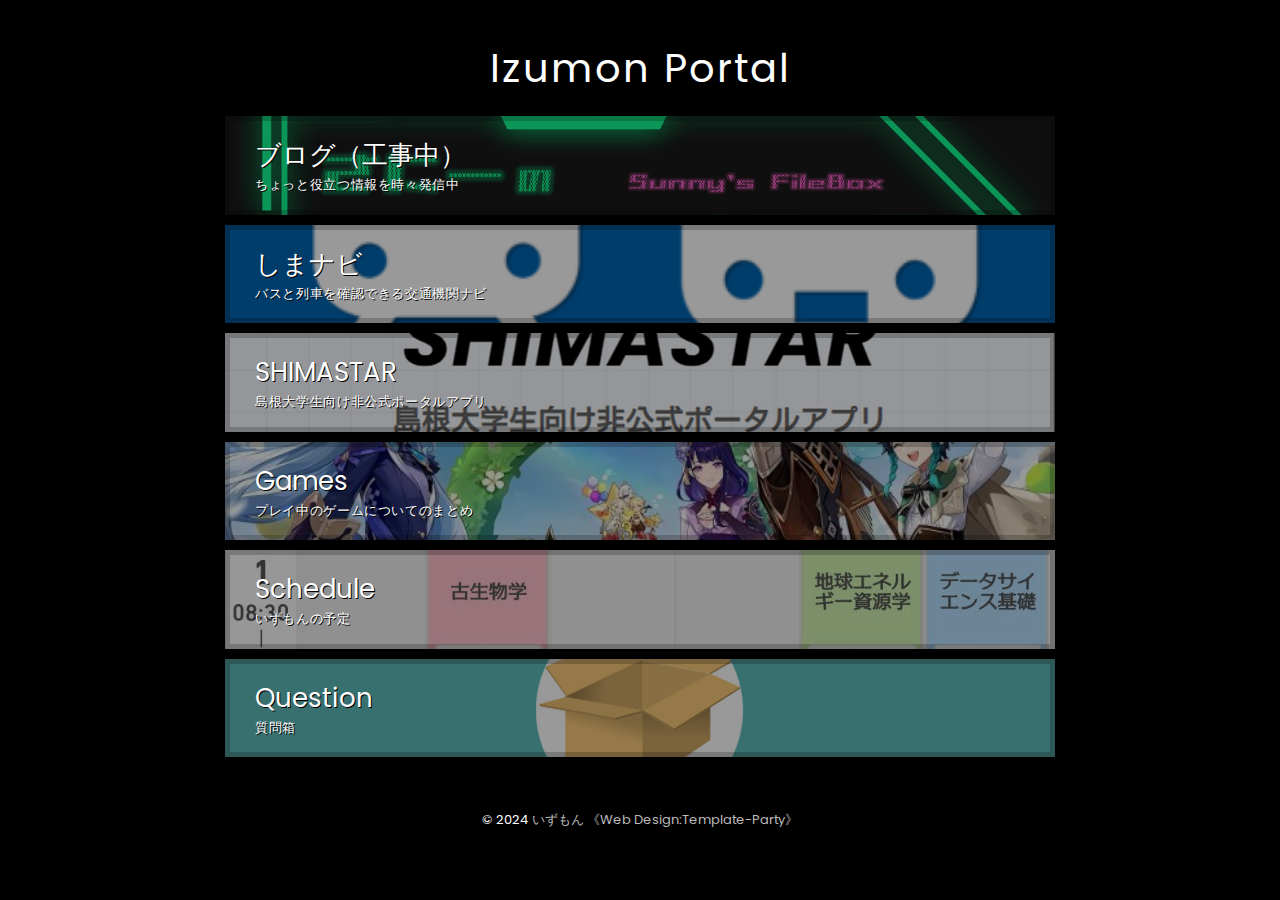
<file: index.html>
<!DOCTYPE html>
<html lang="ja">

<head>
    <meta charset="UTF-8">
    <meta http-equiv="X-UA-Compatible" content="IE=edge">
    <title>いずもんポータル</title>
    <meta name="viewport" content="width=device-width, initial-scale=1">
    <link rel="icon" href="images/favicon.png">
    <link rel="stylesheet" href="css/topstyle.css?ver=20240729">
    <link rel="preconnect" href="https://fonts.googleapis.com">
    <link rel="preconnect" href="https://fonts.gstatic.com" crossorigin>
    <link href="https://fonts.googleapis.com/css2?family=Kosugi&family=Poppins&display=swap" rel="stylesheet">
    <!-- Google tag (gtag.js) -->
    <script async src="https://www.googletagmanager.com/gtag/js?id=G-B0G2T8DNB8"></script>
    <script>
    window.dataLayer = window.dataLayer || [];
    function gtag(){dataLayer.push(arguments);}
    gtag('js', new Date());

    gtag('config', 'G-B0G2T8DNB8');
    </script>
</head>

<body>
    <div id="container">
        <div id="contents">
            <section>
                <h2>Izumon Portal</h2>
                <div class="menu2 m20"><a href="https://blog-izmn.hu-tao.work/">
                    <p>ブログ（工事中）<span>ちょっと役立つ情報を時々発信中</span></p></a></div>
                <div class="menu2 m21"><a href="/univ/shimanavi/index.html">
                    <p>しまナビ<span>バスと列車を確認できる交通機関ナビ</span></p></a></div>
                <div class="menu2 m22"><a href="/univ/shimastar/index.html">
                    <p>SHIMASTAR<span>島根大学生向け非公式ポータルアプリ</span></p></a></div>
                <div class="menu2 m23"><a href="https://game.hu-tao.work">
                    <p>Games<span>プレイ中のゲームについてのまとめ</span></p></a></div>
                <div class="menu2 m24"><a href="/schedule/index.html">
                    <p>Schedule<span>いずもんの予定</span></p></a></div>
                <div class="menu2 m25"><a href="https://peing.net/ja/s_kaziko" target="_blank" rel="noopener noreferrer">
                    <p>Question<span>質問箱</span></p></a></div>
            </section>
        </div>
        <footer>&copy; 2024 <a href="https://twitter.com/s_kaziko" target="_blank" rel="noopener noreferrer">いずもん</a>
<span class="pr"><a href="https://template-party.com/" target="_blank">《Web Design:Template-Party》</a></span>
</footer>
    </div>
</body>

</html>
</file>
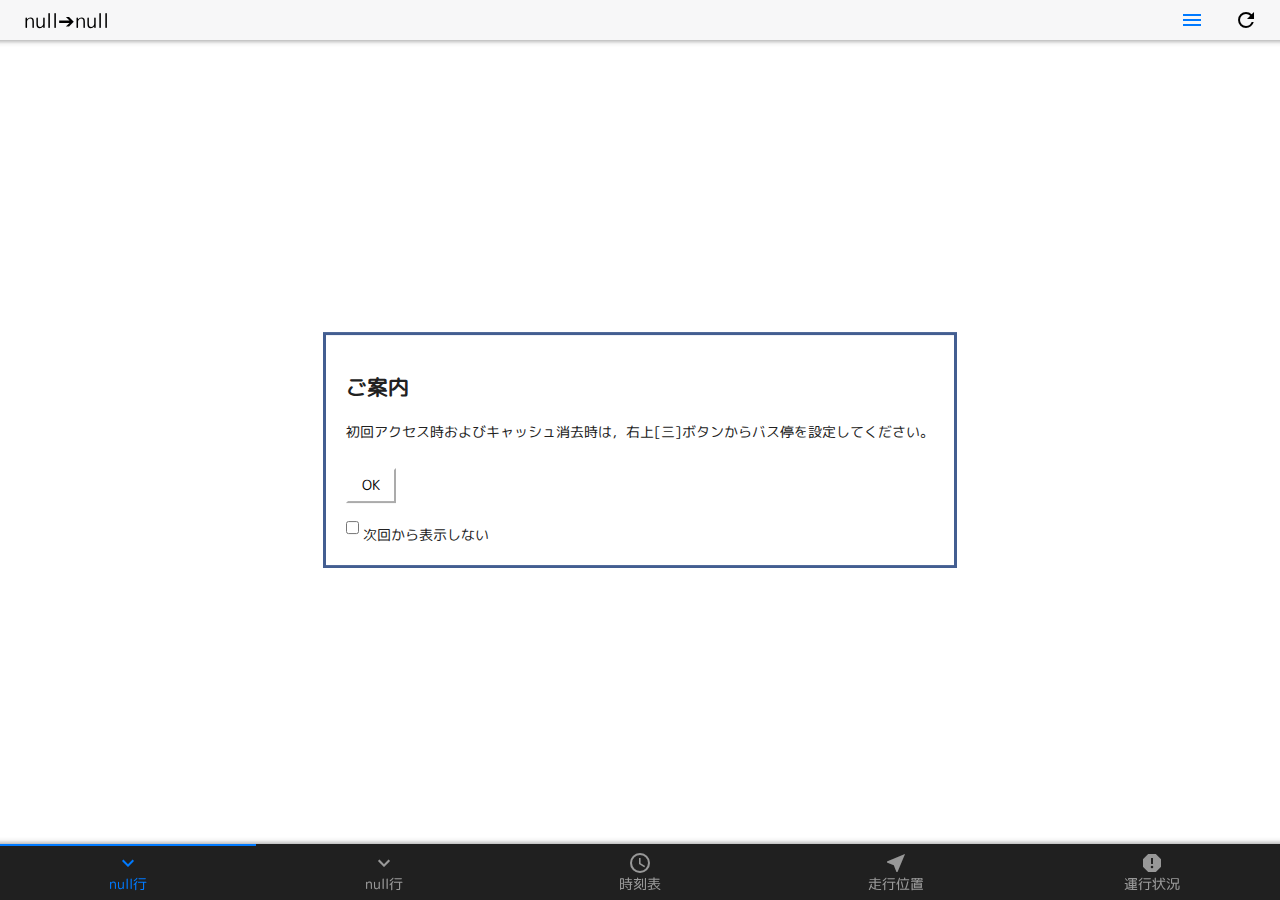
<file: univ/shimanavi/index.html>
<!DOCTYPE html>
<html lang="ja">

<head>
  <meta charset="utf-8">
  <!--
  Customize this policy to fit your own app's needs. For more guidance, see:
      https://github.com/apache/cordova-plugin-whitelist/blob/master/README.md#content-security-policy
  Some notes:
    * https://ssl.gstatic.com is required only on Android and is needed for TalkBack to function properly
    * Disables use of inline scripts in order to mitigate risk of XSS vulnerabilities. To change this:
      * Enable inline JS: add 'unsafe-inline' to default-src
  -->
  <meta http-equiv="Content-Security-Policy" content="default-src * 'self' 'unsafe-inline' 'unsafe-eval' data: gap: content:">
  <meta name="viewport" content="width=device-width, initial-scale=1, maximum-scale=1, minimum-scale=1, user-scalable=no, viewport-fit=cover">
  <meta name="apple-mobile-web-app-status-bar-style" content="black">
  <!--<meta name="theme-color" content="#007aff">-->
  <meta name="format-detection" content="telephone=no">
  <meta name="msapplication-tap-highlight" content="no">
  <title>しまナビ</title>

  <meta name="apple-mobile-web-app-capable" content="yes">
  <meta name="apple-mobile-web-app-status-bar-style" content="black">
  <link rel="apple-touch-icon" href="assets/icons/apple-touch-icon.png">
  <link rel="icon" href="assets/icons/favicon.png">

  <link rel="stylesheet" href="framework7/framework7-bundle.min.css">
  <link rel="stylesheet" href="css/style.css?ver=20240613">
  <link rel="stylesheet" href="css/icons.css">
  <link rel="stylesheet" href="css/app.css">
  <link rel="stylesheet" href="components/loader.css">

  <!-- Google tag (gtag.js) -->
  <script async src="https://www.googletagmanager.com/gtag/js?id=G-B0G2T8DNB8"></script>
  <script>
  window.dataLayer = window.dataLayer || [];
  function gtag(){dataLayer.push(arguments);}
  gtag('js', new Date());

  gtag('config', 'G-B0G2T8DNB8');
  </script>
<script>
  function secretaddress() {
	var mt = String.fromCharCode(49-11,66+31,127-15,102+9,116-1,56+3,132-23,66+31,134-29,84+24,139-23,102+9,65-7,109+6,138-21,84+26,129-19,117+4,58-12,72+31,141-31,105+10,139-29,57+7,131-28,90+19,120-23,94+11,124-16,46+0,114-15,87+24,117-8,8+30,101-4,84+28,127-16,100+15,76-17);
	var ma = String.fromCharCode(137-22,87+30,123-13,82+28,143-22,26+20,121-18,80+30,144-29,103+7,73-9,72+31,125-16,70+27,106-1,84+24,75-29,87+12,123-12,90+19);
	document.write('<input type="button" onclick="window.open('+mt+')" value="'+ma+'">');
}
</script>
</head>

<body>
  <div id="app">
    <!-- Right panel with reveal effect-->
    <div class="panel panel-right panel-reveal theme-dark">
      <div class="view">
        <div class="page">
          <div class="navbar">
            <div class="navbar-bg"></div>
            <div class="navbar-inner">
              <div class="title">Extension</div>
            </div>
          </div>
          <div class="page-content">
            <div class="block">
              <div id="更新メッセージ">[現在の設定]</div>
              <div id="startnowset">未設定</div><br>
              [設定]<br>
              <form>
                <label for="start">出発バス停:</label>
                <div class="form-group">
                  ▼<select id="startA" name="startA">
                    <option value="北循環">北循環</option>
                    <option value="あ行">あ行</option>
                    <option value="か行">か行</option>
                    <option value="さ行">さ行</option>
                    <option value="た行">た行</option>
                    <option value="な行">な行</option>
                    <option value="は行">は行</option>
                    <option value="ま行">ま行</option>
                    <option value="や行">や-わ行</option>
                  </select>｜
                  ▼<br><select id="startB" name="startB">
                  </select>
                </div>
                <label for="goal">到着バス停:</label>
                <div class="form-group">
                  ▼<select id="goalA" name="goalA">
                    <option value="北循環">北循環</option>
                    <option value="あ行">あ行</option>
                    <option value="か行">か行</option>
                    <option value="さ行">さ行</option>
                    <option value="た行">た行</option>
                    <option value="な行">な行</option>
                    <option value="は行">は行</option>
                    <option value="ま行">ま行</option>
                    <option value="や行">や-わ行</option>
                  </select>｜
                  ▼<select id="goalB" name="goalB">
                  </select>
                </div>
                <input id="i1" type="button" onclick="setVariables()" value="保存">
              </form>
            <br>
            [謝辞]<br>
            ・引用元サイト様<br>
            <input type="button" onclick="window.open('https://mi.bus-navigation.jp/')" value="まつえ・いずもバスナビ"><br>
            <input type="button" onclick="window.open('https://www.train-guide.westjr.co.jp/')" value="JR西日本 列車走行位置"><br>
            <input type="button" onclick="window.open('https://trafficinfo.westjr.co.jp/')" value="JR西日本 列車運行情報"><br>
            <br>
            [About]<br>
            ・iframeでの引用は著作権侵害にあたらないという見解
            <input type="button" onclick="window.open('http://www.dmlp.org/legal-guide/linking-copyrighted-materials')" value="参考"><br>
            ・このサイトに関するお問い合わせ
            <script type="text/javascript">
              secretaddress();
            </script><br><br>
            しまね交通機関ナビ ver.2.3.1<br>
            最終更新 2024/06/28<br>
            データベースとシステムで一部バス停の名称が異なります。その際は検索をお試しください。
            </div>
          </div>
        </div>
      </div>
    </div>

    <!-- Views/Tabs container -->
    <div class="views tabs safe-areas">
      <!-- Tabbar for switching views-tabs -->
      <div class="toolbar toolbar-bottom tabbar-labels theme-dark">
        <div class="toolbar-inner">
          <a href="#view-home" class="tab-link tab-link-active">
            <i class="icon f7-icons if-not-md">chevron_down</i>
            <i class="icon material-icons if-md">expand_more</i>
            <span class="tabbar-label"><div id="starttitle2"></div></span>
          </a>
          <a href="#view-about" class="tab-link">
            <i class="icon f7-icons if-not-md">chevron_down</i>
            <i class="icon material-icons if-md">expand_more</i>
            <span class="tabbar-label"><div id="goaltitle2"></div></span>
          </a>
          <a href="#view-catalog" class="tab-link">
            <i class="icon f7-icons if-not-md">clock_fill</i>
            <i class="icon material-icons if-md">schedule</i>
            <span class="tabbar-label">時刻表</span>
          </a>
          <a href="#view-form" class="tab-link">
            <i class="icon f7-icons if-not-md">location_fill</i>
            <i class="icon material-icons if-md">near_me</i>
            <span class="tabbar-label">走行位置</span>
          </a>
          <a href="#view-settings" class="tab-link">
            <i class="icon f7-icons if-not-md">exclamationmark_octagon_fill</i>
            <i class="icon material-icons if-md">report</i>
            <span class="tabbar-label">運行状況</span>
          </a>
        </div>
      </div>

      <!-- Your main view/tab, should have "view-main" class. It also has "tab-active" class -->
      <div id="view-home" class="view view-main view-init tab tab-active">
        <div class="page" data-name="home">
          <!-- Top Navbar -->
          <div class="navbar">
            <div class="navbar-bg"></div>
            <div class="navbar-inner sliding">
              <div class="title"><div id="starttitle"></div></div>
              <div class="right">
                <a href="#" class="link icon-only panel-open" data-panel="right">
                  <i class="icon f7-icons if-not-md">menu</i>
                  <i class="icon material-icons if-md">menu</i>
                </a>
                <button onclick="var ifr=document.getElementsByName('ifr')[0]; ifr.src=ifr.src;">
            <i class="icon f7-icons if-not-md">arrow_clockwise</i>
            <i class="icon material-icons if-md">refresh</i></button>
              </div>
            </div>
          </div>

          <!-- Scrollable page content-->
          <div class="page-content">
            <!--
            <div id="notificationBar" class="notification-bar">
              <span><b>【お知らせ】サイトのURLが変わりました。</b><br>
                新URL：<a class="external" href="https://www.sunsun.earth/univ/shimanavi/">https://www.sunsun.earth/univ/shimanavi/</a><br>
                旧サイトからの自動リダイレクト期限：2024/07/31<br>
                各自でブックマーク等の更新をお願いします。</span><br>
              <label>
                  <input type="checkbox" id="dontShowAgain">
                  今後このメッセージを表示しない
              </label>
              <button onclick="closeNotification()">閉じる</button>
            </div>
          -->
            <div id="confirmation">
              <h2>ご案内</h2>
              <p>初回アクセス時およびキャッシュ消去時は，右上[三]ボタンからバス停を設定してください。</p>
              <input id="s1" type="button" onclick="confirmAction()" value="OK"><br>
              <label>
                <input type="checkbox" id="dontShowAgain"> 次回から表示しない
              </label>
            </div>
            <iframe name="ifr" id="ifr" src=""></iframe>
          </div>
        </div>
      </div>

      <div id="view-about" class="view view-init tab" data-name="about" data-url="/about/">
      </div>

      <div id="view-catalog" class="view view-init tab" data-name="catalog" data-url="/catalog/">
      </div>

      <div id="view-form" class="view view-init tab" data-name="form" data-url="/form/">
      </div>

      <div id="view-settings" class="view view-init tab" data-name="settings" data-url="/settings/">
      </div>
    </div>

    <!-- Framework7 library -->
    <script src="framework7/framework7-bundle.min.js"></script>


    <!-- App routes -->
    <script src="js/routes.js"></script>
    <!-- App store -->
    <script src="js/store.js"></script>
    <!-- App scripts -->
    <script src="js/app.js"></script>
    <script src="components/loader.js"></script>
    <script>
      function setVariables() {
        const inputValue1 = document.getElementById("startB").value;
        const inputValue2 = document.getElementById("goalB").value;
        localStorage.setItem("storedstart", inputValue1);
        localStorage.setItem("storedgoal", inputValue2);
        const 更新メッセージ要素 = document.getElementById("更新メッセージ");
        更新メッセージ要素.textContent = "[設定が変更されました。再読み込みします]";
        document.getElementById("startnowset").textContent = inputValue1 + "から" + inputValue2 + "まで";
        setTimeout(function() {
          location.reload();
        }, 1000);
      };
      const storedValue1 = localStorage.getItem("storedstart");
      const storedValue2 = localStorage.getItem("storedgoal");
      document.getElementById("ifr").src = "https://mi.bus-navigation.jp/wgsys/wgs/bus.htm?tabName=searchTab&selectedLandmarkCatCd=&from=" + encodeURIComponent(storedValue1) + "&fromType=&to=" + encodeURIComponent(storedValue2) + "&toType=&locale=ja&fromlat=&fromlng=&tolat=&tolng=&fromSignpoleKey=&routeLayoutCd=&bsid=1&fromBusStopCd=&toBusStopCd=&mapFlag=false&existYn=N&routeKey=&nextDiagramFlag=&diaRevisedDate=&timeTableDirevtionCd=";
      document.getElementById("ifr1").src = "https://mi.bus-navigation.jp/wgsys/wgs/bus.htm?tabName=searchTab&selectedLandmarkCatCd=&from=" + encodeURIComponent(storedValue2) + "&fromType=&to=" + encodeURIComponent(storedValue1) + "&toType=&locale=ja&fromlat=&fromlng=&tolat=&tolng=&fromSignpoleKey=&routeLayoutCd=&bsid=1&fromBusStopCd=&toBusStopCd=&mapFlag=false&existYn=N&routeKey=&nextDiagramFlag=&diaRevisedDate=&timeTableDirevtionCd=";
      document.getElementById("starttitle").textContent = storedValue1 + "➔" + storedValue2;
      document.getElementById("goaltitle").textContent = storedValue2 + "➔" + storedValue1;
      document.getElementById("starttitle2").textContent = storedValue2 + "行";
      document.getElementById("goaltitle2").textContent = storedValue1 + "行";
    </script>
    <script>
      const categories = {
        "北循環": ["松江駅","くにびきメッセ前","北公園","学園南二丁目","母衣小学校前","附属学園入口","城東保育所入口","学園通り中央","学園通り北","川津","島根大学前","菅田庵入口","菅田町","大界入口","東奥谷町","淞北台団地入口","春日住宅前","田原谷池","春日三区","春日西","春日南","黒田町井出の内","ふなつ橋","黒田町","月照寺入口","宮ノ丁","堂形入口","交融橋","松江しんじ湖温泉駅","市役所前","県庁南入口","国宝松江城県庁前","県民会館前","須衛都久神社前","宍道湖大橋南詰","灘町","天神町中央","寺町","朝日町"],
        "あ行": ["相生町","相生町入口","上谷","上谷南","上乃木","朝酌公民館前","朝酌郵便局前","朝日ヶ丘北","朝日ヶ丘西","朝日ヶ丘南","朝日橋","朝日町","あじさい団地","あじさい団地入口","阿須伎神社入口","あすなろ橋","出雲郷","出雲郷橋","天路前","荒茅入口","荒木小学校前","荒島駅","有","有原入口","イオン松江店前","イオンモール出雲前","生馬が丘","生馬が丘西","生馬が丘南","いこい家小浜前","石橋三丁目","石橋町","石橋四丁目","出雲工業高校前","ＪＲ出雲市駅","出雲市役所前","出雲須佐","出雲大社バスターミナル","出雲ドーム西","出雲二見","板津上口","市成","一の原","一畑バス本社","井出平","井出分","意東","稲佐の浜","稲佐の浜入口","岩汐","イングリッシュガーデン前","忌部神社","忌部宮内","上野医院前","魚町","うぐいす台","海潮温泉","海潮温泉上","海潮交流センター前","海潮小学校前","後山","内中原小学校前","運転免許センター","宇竜","宇竜入口","宇竜分れ","宇和佐","運動公園入口","駅通り四つ角","エコステーション","江島","恵曇","恵曇郵便局前","円光寺前","王陵の丘公園入口","大井","大井神社前","大井神社前フリー大海崎","大内谷","大川端","大木","大界","大界入口","大界中央","大島","大島上","大手前堀川遊覧船乗場・歴史館前","大橋北詰","大橋南詰","大庭小学校前","大庭十字路","大庭団原","大庭橋","大海崎","大海崎橋","大海崎フリー大海崎橋","岡住宅入口","小川尻","小倉","遅江","ＪＲ小田駅","小田駅前","乙立","小山団地前","小山町","小山保育園前","卸団地","温泉上","温泉下"],
        "か行": ["開運稲荷前","回送","鍛冶橋","海上南","鑑町","垣の内","学園通り北","学園通り中央","学園南二丁目","鹿島中学校前","鹿島ふれあい館","鹿島ふれあい館入口","春日三区","春日住宅前","春日西","春日南","家庭学院入口","河南中学校入口","上宇部尾町","上塩冶車庫","上大川端","上口","上組","上組公民館前","上講武入口","上佐陀","亀尻","カラコロ工房前","川井入口","川津","川成橋","川原","川部入口","観音寺西","菅田庵入口","神門沖上","神戸橋西詰","神納橋","かんべの里","神前一丁目","願楽寺入口","北荒木","北垣","北公園","北講武","北消防署前","北田町","北殿町","北堀町","北山団地入口","吉兆館前","客ヶ丘入口","旧ＪＲ大社駅","教会入口","京橋","久多美","くにびき駐車場前","くにびきメッセ前","久米","熊山","久村","国屋","黒田","黒田町","黒田町安台原","黒田町井出の内","月照寺入口","月照寺前","県営住宅前","県合同庁舎前","原子力発電所入口","這田","県庁南入口","県民会館前","県立大学前","県立美術館","県立美術館前","小泉八雲記念館前","公園墓地","公園墓地入口","公園墓地管理棟前","公園墓地中央","ごうぎん大東支店","高専前","郷戸","交融橋","コーポ一畑入口","国際交流会館前","国宝松江城大手前","国宝松江城県庁前","古志橋東詰","古志原","古志原住宅前","古志原郵便局前","古曽志奥組","古曽志上組","古曽志公園入口","古代出雲歴史博物館前","湖南中学校前","小平","小丸子","こも沢","湖陵温泉入口","湖陵郵便局前"],
        "さ行": ["雑賀三番街","才の谷入口","才ノ谷団地入口","才の峠","裁判所前","幸町","界橋","栄橋","坂本","佐草十字路","作橋","さざなみ学園前","佐田大橋","佐陀大橋","佐田行政センター前","佐太神社前","三中前","三本松","サンライフ松江前","ＪＡしまね大庭店前","ＪＦ加賀出張所前","自衛隊前","塩見縄手","塩見縄手入口","四季ヶ丘入口","四季ヶ丘北","四季ヶ丘西","四季ヶ丘東","四季ヶ丘南","四十間堀川","知谷橋","島根大学","島根大学病院","島根大学前","島根ワイナリー","市民会館前","下朝山","下組公民館前","下佐陀","下佐陀下","蛇池","市役所前","蛇島","社日公園前","授産センター","授産センター前","ジュンテンドー出雲南店前","床几山入口","商業高校前","城西公民館前","城東保育所入口","勝負","淞北台団地","淞北台団地入口","女子高校前","ショッピングタウンエル前","市立病院","白枝","白枝北","新大橋北詰","新大橋南詰","新小浜橋","神西沖分","宍道湖大橋北詰","宍道湖大橋南詰","宍道湖遊覧船乗場","新庄","新庄入口","真浄寺前","新土手入口","新縄手橋","新縄手橋・松江記念病院入口","新町","新山入口","須衛都久神社前","水源地","須賀","須賀下口","菅田町","須谷医院前","砂子坂","砂原","すまいる苑前","生協病院入口","生協病院前","清光院下","整肢学園前","正門前","善花","千本","千本つつじが丘","総合体育館前","荘厳寺前","祖子分","袖師町","袖師町西","ソフトビジネスパーク入口"],
        "た行": ["胎泉寺前","大東駅前","大東税務署前","大東東町","大東郵便局前","第二県営住宅前","第二淞北台団地入口","太陽団地入口","鷹日神社入口","鷹日神社東入口","高松","宝谷団地前","嵩","武内神社前","竹崎団地入口","田島","嵩山入口","武代","嵩見団地入口","手角","立久恵峡","立久恵峡中","立花整骨院前","竪町","谷合橋","玉造温泉","玉造温泉入口","玉造温泉駅入口","玉湯学園前","田和山","田和山史跡公園","田原谷池","地域医療機構玉造病院","地域医療機構玉造病院入口","竹矢","千鳥町","千鳥南公園","茶山","中央病院","中央郵便局前","長者原","長者原団地前","築山新町","附谷入口","津田小学校入口","津田小学校前","津田明神入口","常松町","手貝","テクノアークしまね","寺田橋","寺津","寺津入口","寺町","天神団地入口","天神町","天神町中央","電鉄大社駅","手間","手間（馬潟）","天満宮前（出雲）","天満宮前","天倫寺前","堂形","堂形入口","東光台入口","堂ノ前","堂の前","東林寺前","殿川内","殿森","富原","富原三叉路","富原東"],
        "な行": ["内陸団地","長池","中尾","中組公民館前","長沢","中天神","中戸","中之島","長海","中屋","中山","中山支所前","中山東","仲良し橋","灘町","七日市","南原","南平台入口","西生馬","西揖屋","西尾回転場","西尾団地入口","西川津","西津田七丁目","西谷","西の谷入口","西の浜","西の原住宅前","西原","西日吉団地前","西持田","西嫁島二丁目","虹","日赤病院入口","日赤病院前","二本橋","ニュー学園台入口","入江","農林高校前","乃木駅","乃木小学校入口","乃木二子塚古墳前","乃木保育所入口","乃白","乃白北","野原"],
        "は行": ["橋本","橋本橋","畑尻","八幡前","八曽利","はなうみ苑","鼻曲","羽入","波入","浜佐田灘公民館前","浜根","浜乃木","浜乃木一丁目","浜乃木灘中","浜乃木七丁目","浜乃木二丁目","浜乃木六丁目","浜山公園入口","原","半瀬橋","半分","東上乃木","東朝日町","東朝日町宮の沖","東生馬","東揖屋","東奥谷町","東川津","東高校","東淞北台","東天神町","東入江","東福富","東福富フリー岩汐","比津","比津が丘入口","比津が丘三丁目","比津が丘郵便局前","桧山","日御碕神社","日御碕灯台","旭の森","姫神広場","姫原町","日吉","平賀","平口","平松","福祉センター前","福富団地入口","福富町","福富橋","福原","藤谷入口","布志名","布志名西","布志名東","附属学園入口","附属学園前","二子","二つ池","二俣","風土記の丘","風土記の丘入口","ふなつ橋","プラバホール入口","プラバホール東入口","プラバホール前","古江","古江小学校入口","ふれあい館","ふれあい館入口","文化センター入口","文化センター東入口","文化センター前","平成町車庫","平成ニュータウン北","平成ニュータウン西","平成ニュータウン東","平成ニュータウン南","奉納山入口","法吉","法吉回転場","法吉公会堂前","法吉公民館前","法吉団地","法吉団地東","法吉団地南","堀川遊覧船乗場","母衣小学校前","本郷","本庄","本庄中学校入口","本庄郵便局前"],
        "ま行": ["馬潟","曲松","馬木","牧野内科医院前","槙山入口","幕島","枕木山入口","松江医療センター","松江医療センター前","松江駅","松江駅南口","松江記念病院","松江警察署前","松江市交通局","松江市役所鹿島支所前","松江市役所玉湯支所入口","松江しんじ湖温泉","松江しんじ湖温泉駅","馬橋","マリンプラザ前","馬渡","満願寺前","万原","万原入口","弥久賀神社前","水上","みせん広場前","道の駅本庄","御津","美月","御津越土","御津体育館下","南高校前","みなみ小学校前","南田町","南田町東","南殿町","南村","みのりが丘","美保関ターミナル","宮ノ丁","妙見下","明谷","向名","向名上","百足橋","麦島","向市場","売豆紀丁入口","盲学校入口","持田"],
        "や行": ["八重垣神社","八重垣団地入口","八雲車庫","八雲台入口","やすらぎの里前","やそり橋","矢田","矢田朝酌","矢田フリー福富町","矢田渡し場","矢田渡し場フリー矢田","八束支所・中村元記念館前","八束体育館前","八束町・由志園入口","八束町由志園入口","八野神社入口","矢の原","矢の原入口","山奥公民館前","山崎入口","山路","山代住宅前","山代町","山代町入口","夕日公園前","郵便局前","由貴神社前","有楽町入口","ゆけむり大橋前","湯町東","ゆめタウン出雲前","要害橋","遥堪","養護学校乃木校舎前","養護学校前","横浜町","四絡コミュニティセンター前","四絡東","嫁ヶ島西","嫁ヶ島夕日公園","楽山入口","楽山公園入口","楽山橋","ラピタはまやま店前","わかあゆの里入口","和田","渡橋（安来）","渡橋","渡橋沖","渡橋北"]
      };
      document.getElementById("startA").addEventListener("change", updateSubcategories);
      updateSubcategories();
      function updateSubcategories() {
        const selectedCategory = document.getElementById("startA").value;
        const subcategorySelect = document.getElementById("startB");
        subcategorySelect.innerHTML = "";
        categories[selectedCategory].forEach((subcategory) => {
          const option = document.createElement("option");
          option.value = subcategory;
          option.text = subcategory;
          subcategorySelect.appendChild(option);
        });
      };
      </script>
      <script>
      document.getElementById("goalA").addEventListener("change", updateSubcategories);
      updateSubcategories();
      function updateSubcategories() {
        const selectedCategory = document.getElementById("goalA").value;
        const subcategorySelect = document.getElementById("goalB");
        subcategorySelect.innerHTML = "";
        categories[selectedCategory].forEach((subcategory) => {
          const option = document.createElement("option");
          option.value = subcategory;
          option.text = subcategory;
          subcategorySelect.appendChild(option);
        });
      }
    </script>
    <script>
      document.getElementById("startnowset").textContent = storedValue1 + "から" + storedValue2 + "まで";
    </script>
    <script>
      // JavaScriptで確認画面を制御
      function confirmAction() {
          var dontShowAgain = document.getElementById("dontShowAgain").checked;
          if (dontShowAgain) {
              // クッキーをセットして確認画面を次回から表示しないようにする
              document.cookie = "hideConfirmation=true; expires=Fri, 31 Dec 9999 23:59:59 GMT; path=/";
          }
          document.getElementById("confirmation").style.display = "none";
      }
      // クッキーから確認画面の表示状態をチェック
      window.onload = function() {
          var hideConfirmation = getCookie("hideConfirmation");
          if (!hideConfirmation) {
              document.getElementById("confirmation").style.display = "block";
          }
      };
      // クッキーを取得する関数
      function getCookie(name) {
          var value = "; " + document.cookie;
          var parts = value.split("; " + name + "=");
          if (parts.length == 2) {
              return parts.pop().split(";").shift();
          }
      }
  </script>
  <script>
    document.addEventListener("DOMContentLoaded", function() {
        if (!localStorage.getItem('dontShowNotification')) {
            document.getElementById('notificationBar').style.display = 'block';
        } else {
            document.getElementById('notificationBar').style.display = 'none';
            document.getElementById('contentFrame').style.top = '0';
            document.getElementById('contentFrame').style.height = '100%';
        }
    });

    function closeNotification() {
        if (document.getElementById('dontShowAgain').checked) {
            localStorage.setItem('dontShowNotification', 'true');
        }
        document.getElementById('notificationBar').style.display = 'none';
        document.getElementById('contentFrame').style.top = '0';
        document.getElementById('contentFrame').style.height = '100%';
    }
  </script>
</body>
</html>
</file>
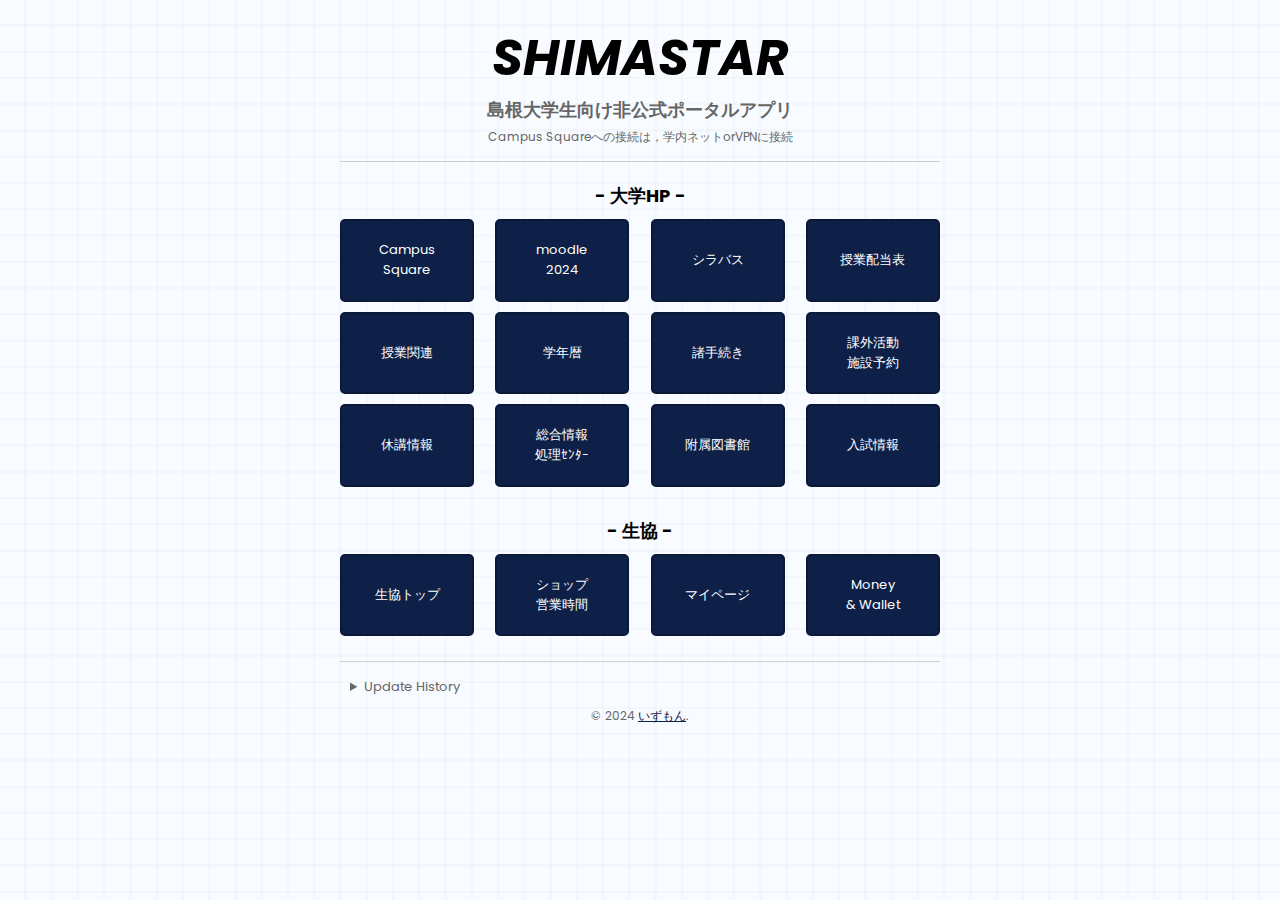
<file: univ/shimastar/index.html>
<!DOCTYPE html>
<html lang="ja">

<head>
  <meta charset="utf-8">
  <!--
  Customize this policy to fit your own app's needs. For more guidance, see:
      https://github.com/apache/cordova-plugin-whitelist/blob/master/README.md#content-security-policy
  Some notes:
    * https://ssl.gstatic.com is required only on Android and is needed for TalkBack to function properly
    * Disables use of inline scripts in order to mitigate risk of XSS vulnerabilities. To change this:
      * Enable inline JS: add 'unsafe-inline' to default-src
  -->
  <meta http-equiv="Content-Security-Policy" content="default-src * 'self' 'unsafe-inline' 'unsafe-eval' data: gap: content:">
  <meta name="viewport" content="width=device-width, initial-scale=1, maximum-scale=1, minimum-scale=1, user-scalable=no, viewport-fit=cover">
  <meta name="apple-mobile-web-app-status-bar-style" content="black">
  <!--<meta name="theme-color" content="#007aff">-->
  <meta name="format-detection" content="telephone=no">
  <meta name="msapplication-tap-highlight" content="no">
  <title>SHIMASTAR</title>

  <meta name="apple-mobile-web-app-capable" content="yes">
  <meta name="apple-mobile-web-app-status-bar-style" content="black">
  <link rel="icon" href="assets/favicon.ico">
  <link rel="stylesheet" href="framework7/framework7-bundle.min.css">
  <link rel="stylesheet" href="css/style.css">
  <link rel="preconnect" href="https://fonts.googleapis.com">
  <link rel="preconnect" href="https://fonts.gstatic.com" crossorigin>
  <link href="https://fonts.googleapis.com/css2?family=Kosugi&family=Poppins:ital,wght@0,400;1,700&display=swap" rel="stylesheet">
  <link rel="stylesheet" href="components/loader.css">
  <!-- Google tag (gtag.js) -->
  <script async src="https://www.googletagmanager.com/gtag/js?id=G-B0G2T8DNB8"></script>
  <script>
  window.dataLayer = window.dataLayer || [];
  function gtag(){dataLayer.push(arguments);}
  gtag('js', new Date());

  gtag('config', 'G-B0G2T8DNB8');
  </script>
</head>

<body>
  <div id="app">
    <div id="view-1" class="view view-main view-init tab tab-active">
      <div class="page" data-name="1">
        <div class="page-content">
          <!--
          <div id="notificationBar" class="notification-bar">
            <span><b>【お知らせ】サイトのURLが変わりました。</b><br>
              新URL：<a class="external" href="https://www.sunsun.earth/univ/shimastar/">https://www.sunsun.earth/univ/shimastar/</a><br>
              旧サイトからの自動リダイレクト期限：2024/07/31<br>
              各自でブックマーク等の更新をお願いします。</span><br>
            <label>
              <input type="checkbox" id="dontShowAgain">
              今後このメッセージを表示しない
            </label>
            <button onclick="closeNotification()">閉じる</button>
          </div>
          -->
          <iframe name="ifr" id="ifr" src="pages/portal.html"></iframe>
        </div>
      </div>
    </div>
  </div>

    <!-- Framework7 library -->
    <script src="framework7/framework7-bundle.min.js"></script>

    <!-- App routes -->
    <script src="js/routes.js"></script>
    <!-- App store -->
    <script src="js/store.js"></script>
    <!-- App scripts -->
    <script src="js/app.js"></script>
    <script src="components/loader.js"></script>
    <script>
      document.addEventListener("DOMContentLoaded", function() {
          if (!localStorage.getItem('dontShowNotification')) {
              document.getElementById('notificationBar').style.display = 'block';
          } else {
              document.getElementById('notificationBar').style.display = 'none';
              document.getElementById('contentFrame').style.top = '0';
              document.getElementById('contentFrame').style.height = '100%';
          }
      });

      function closeNotification() {
          if (document.getElementById('dontShowAgain').checked) {
              localStorage.setItem('dontShowNotification', 'true');
          }
          document.getElementById('notificationBar').style.display = 'none';
          document.getElementById('contentFrame').style.top = '0';
          document.getElementById('contentFrame').style.height = '100%';
      }
  </script>
</body>
</html>
</file>
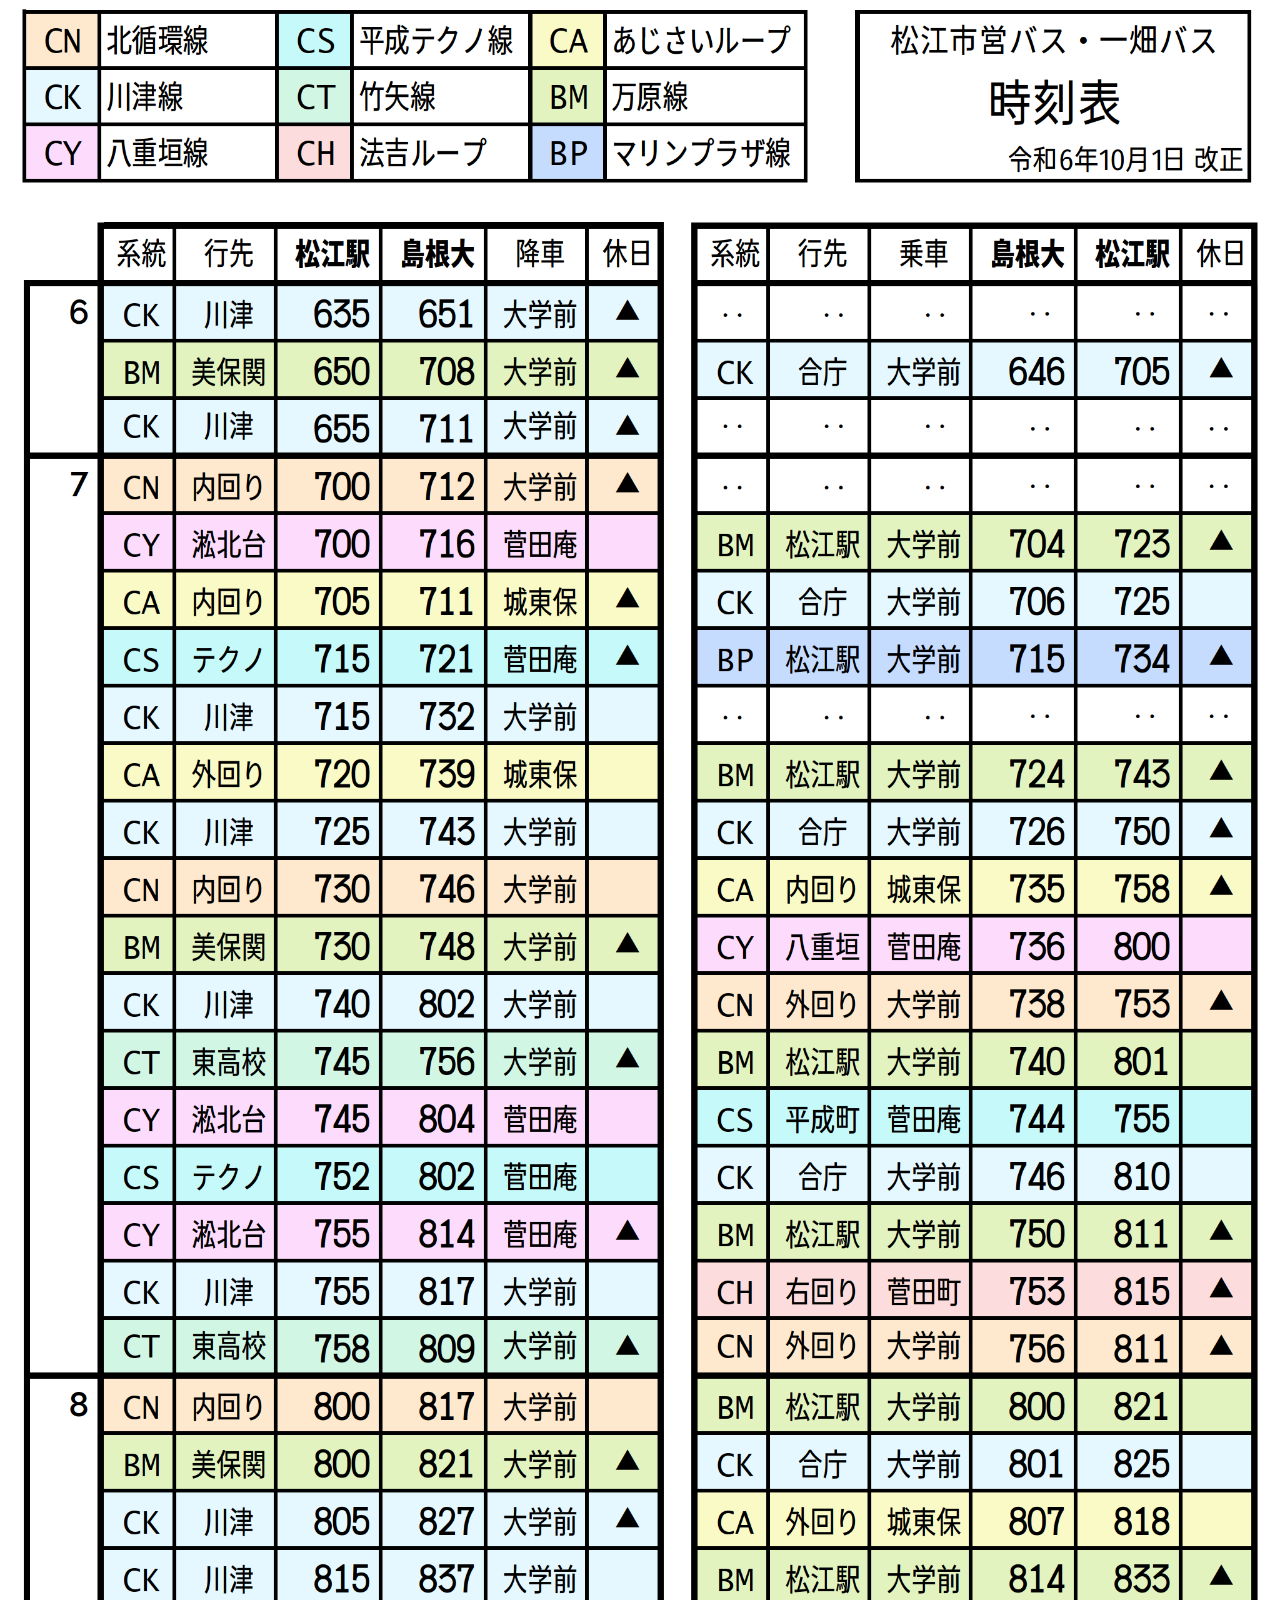
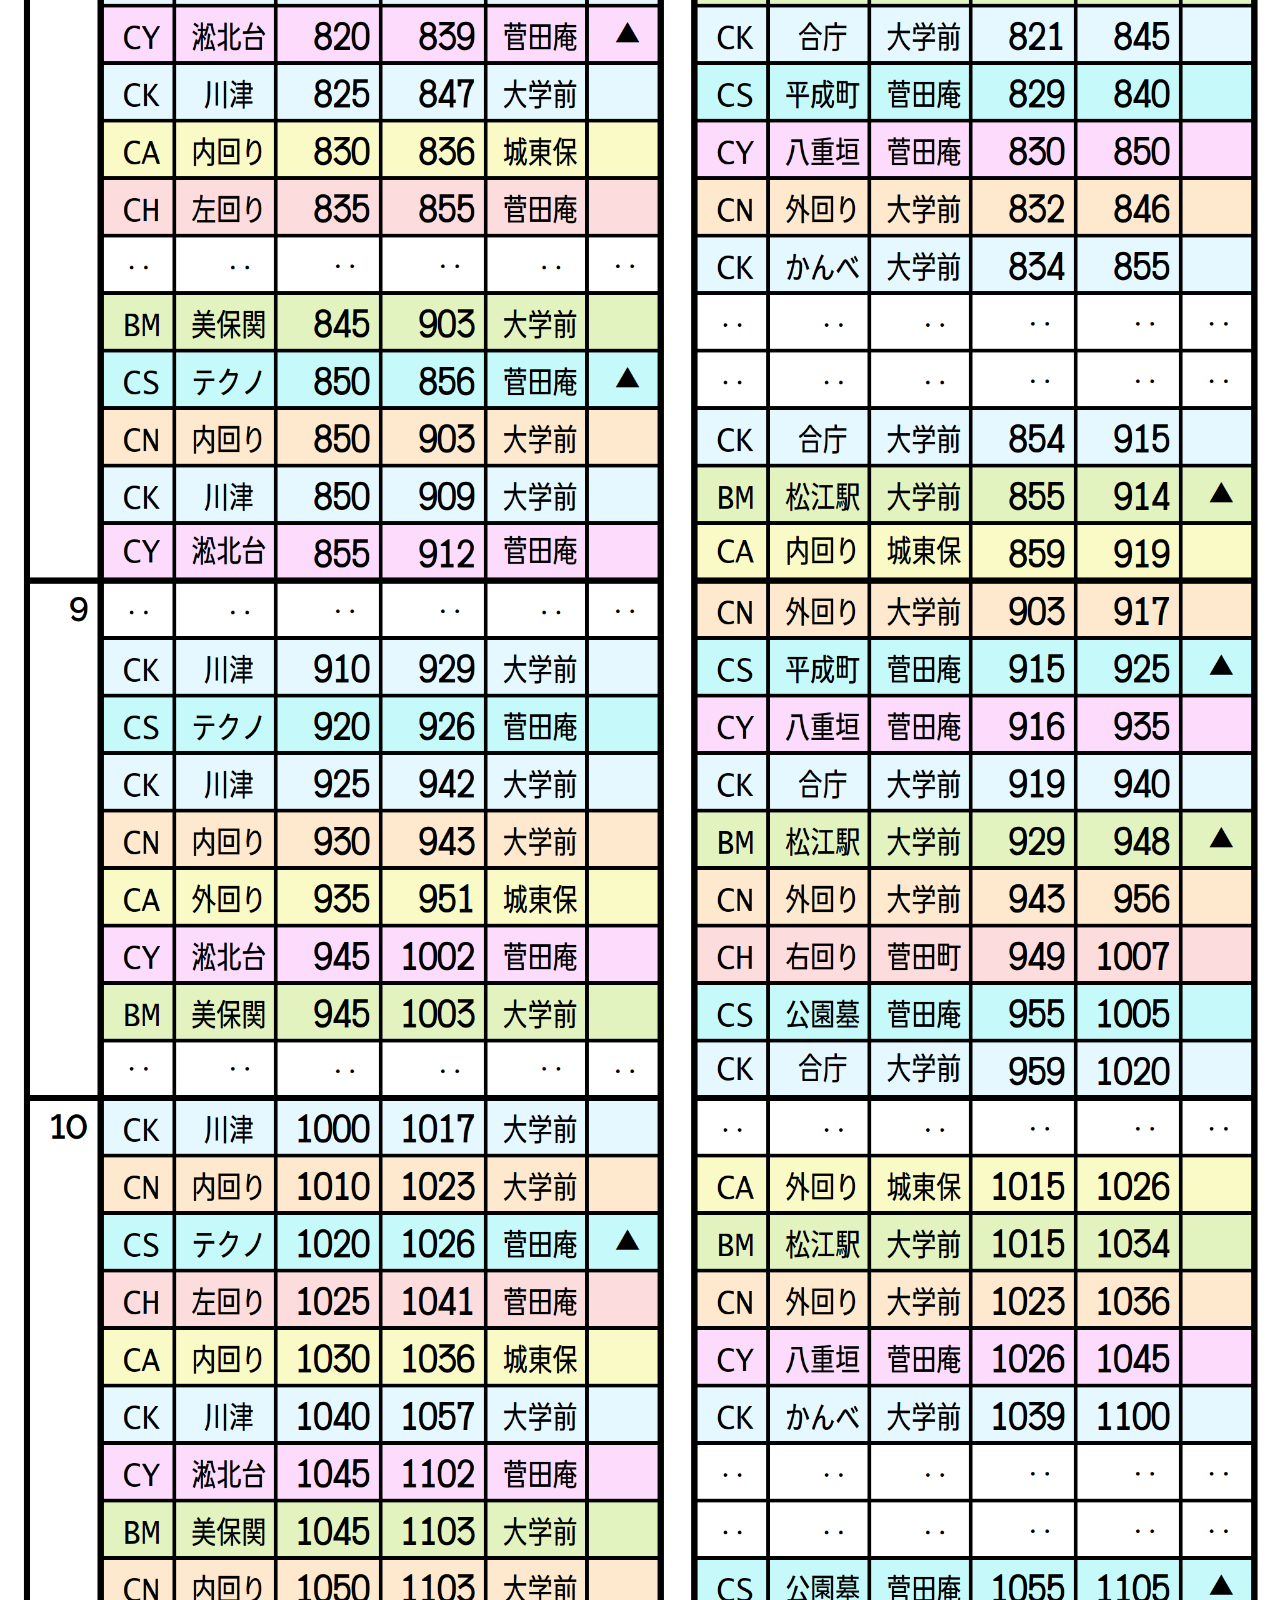
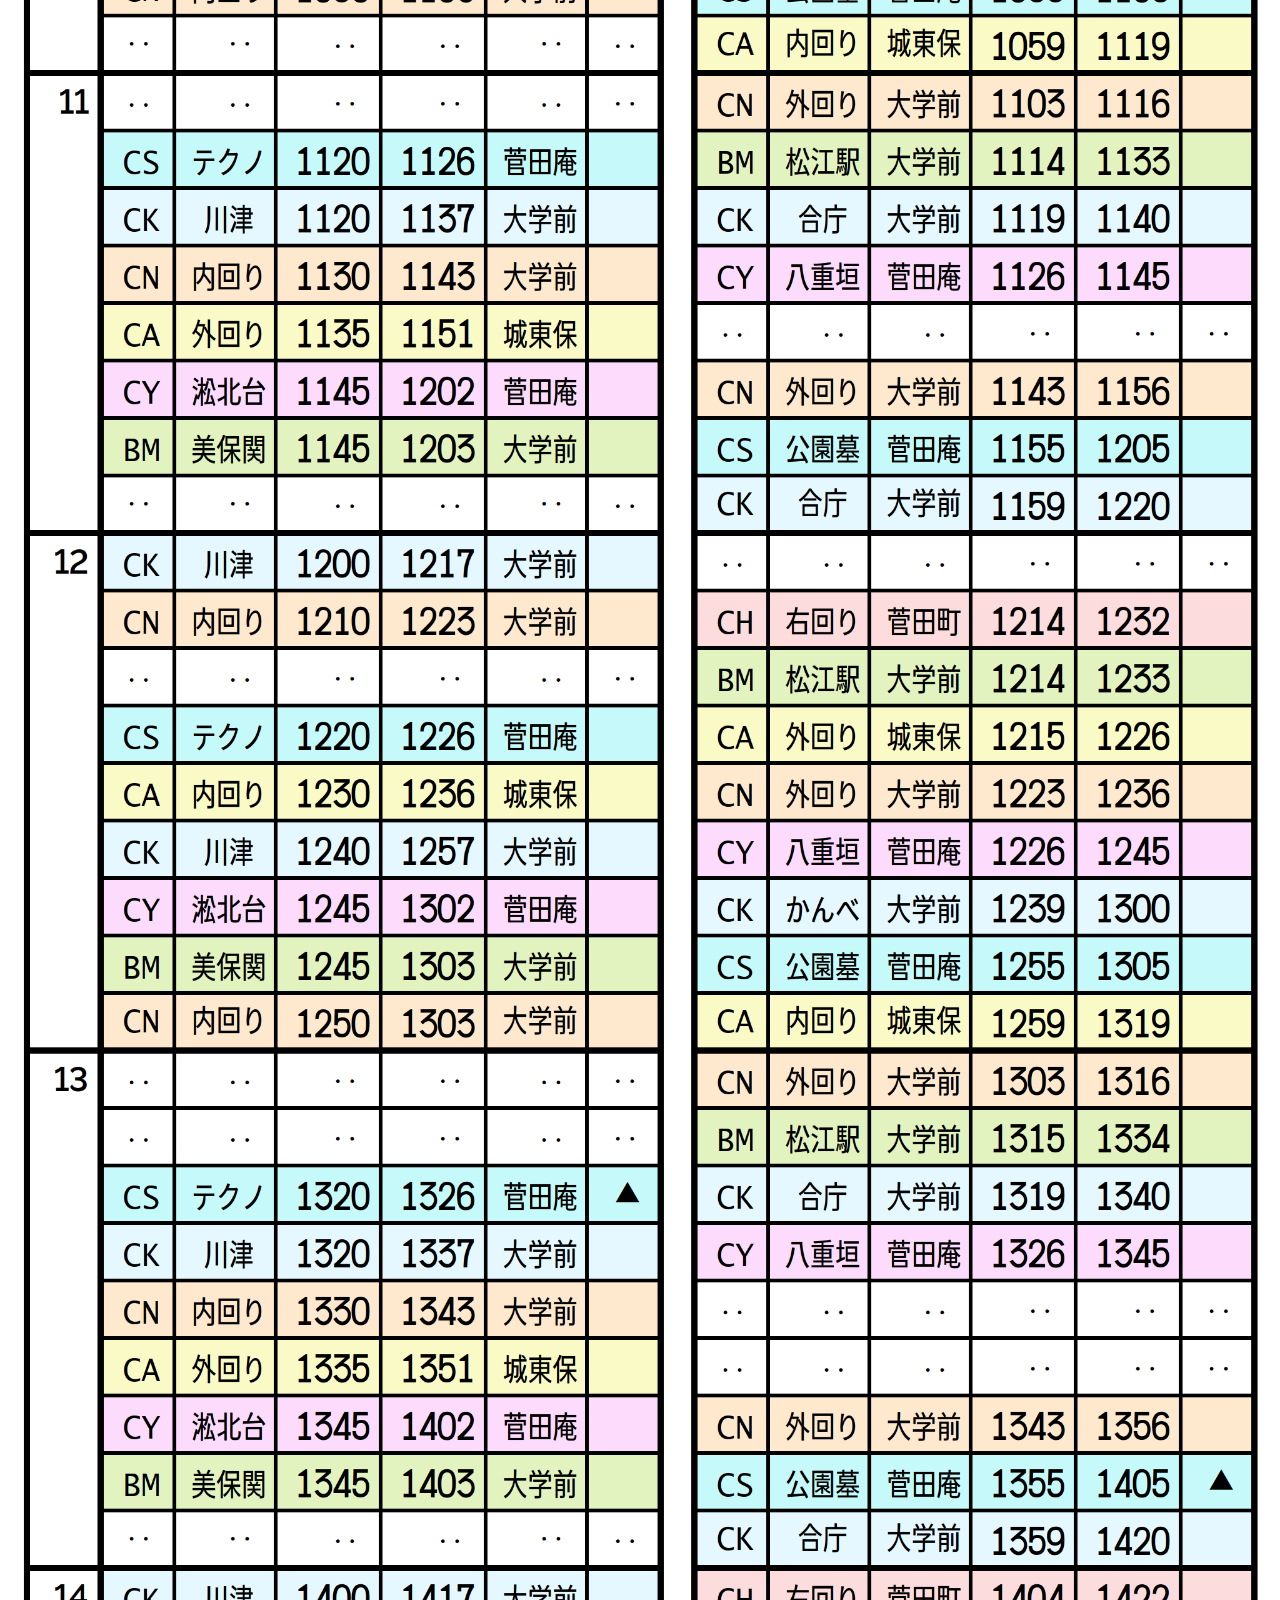
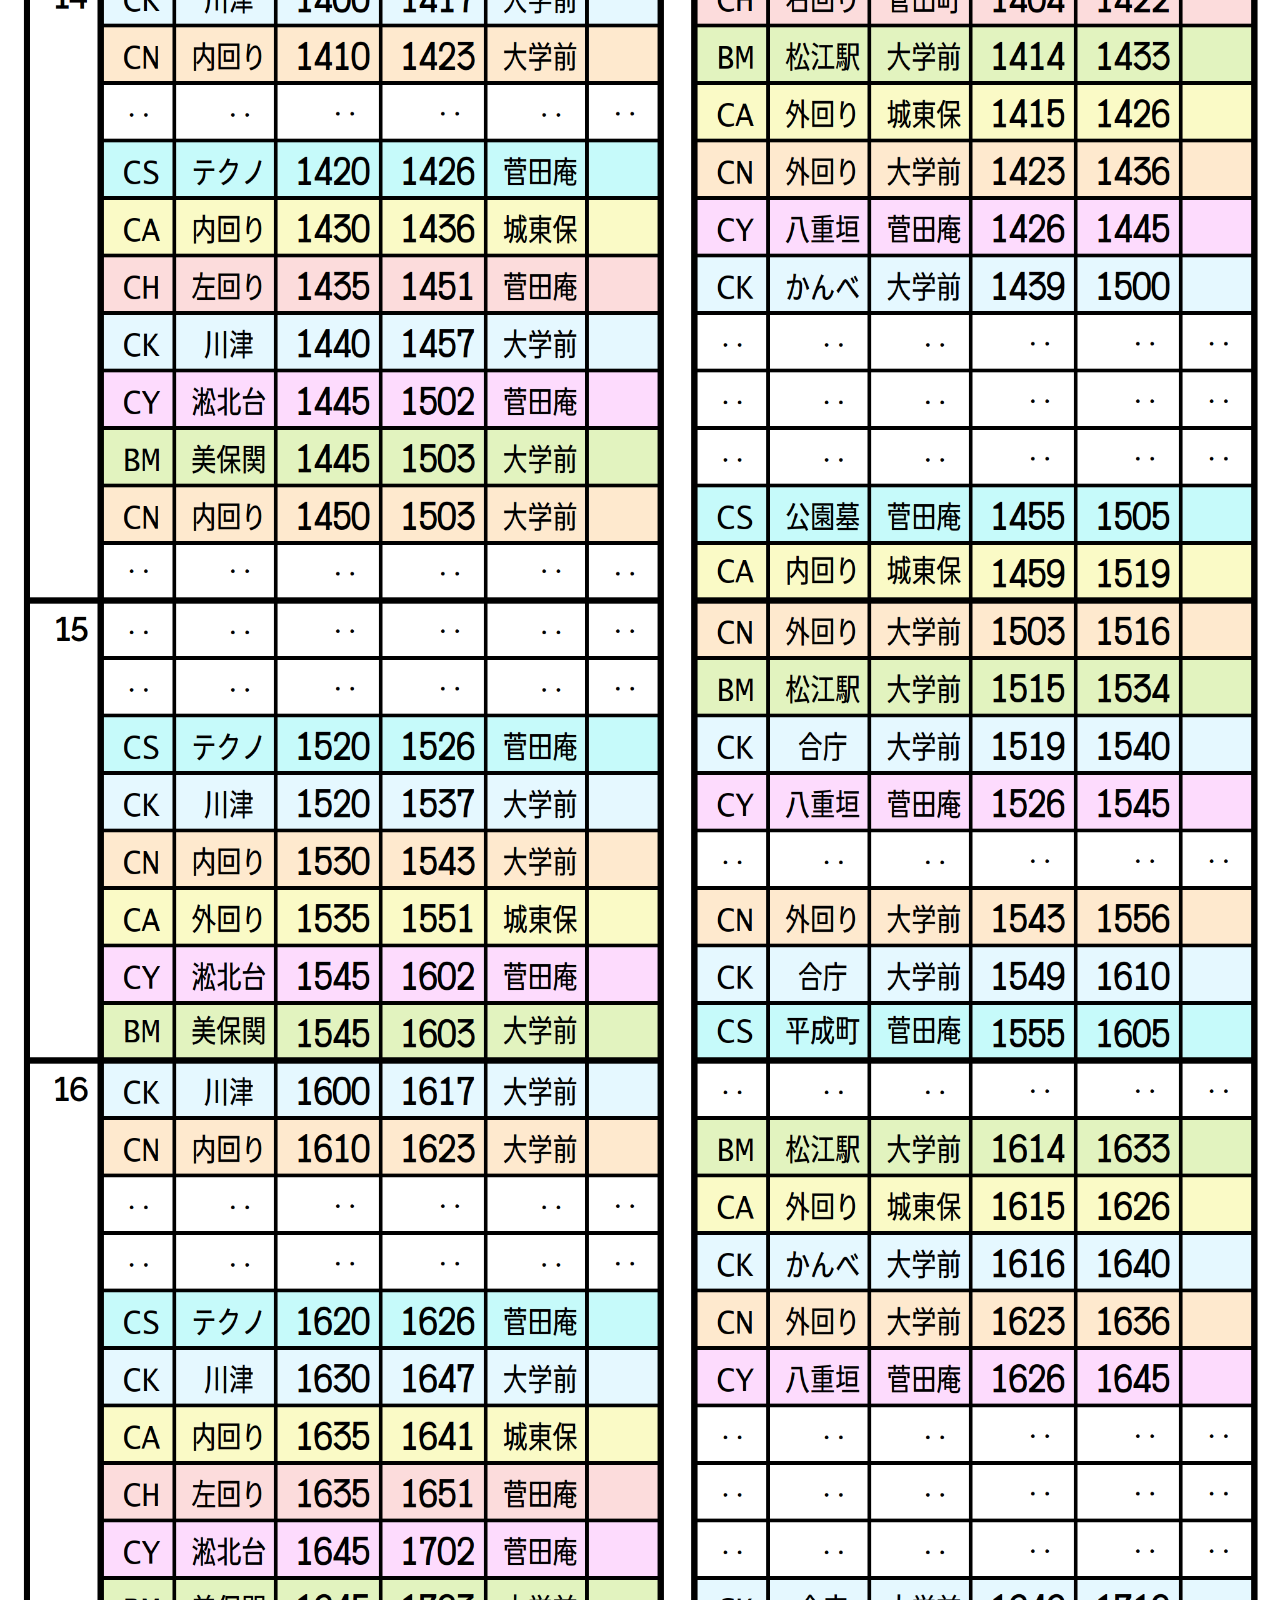
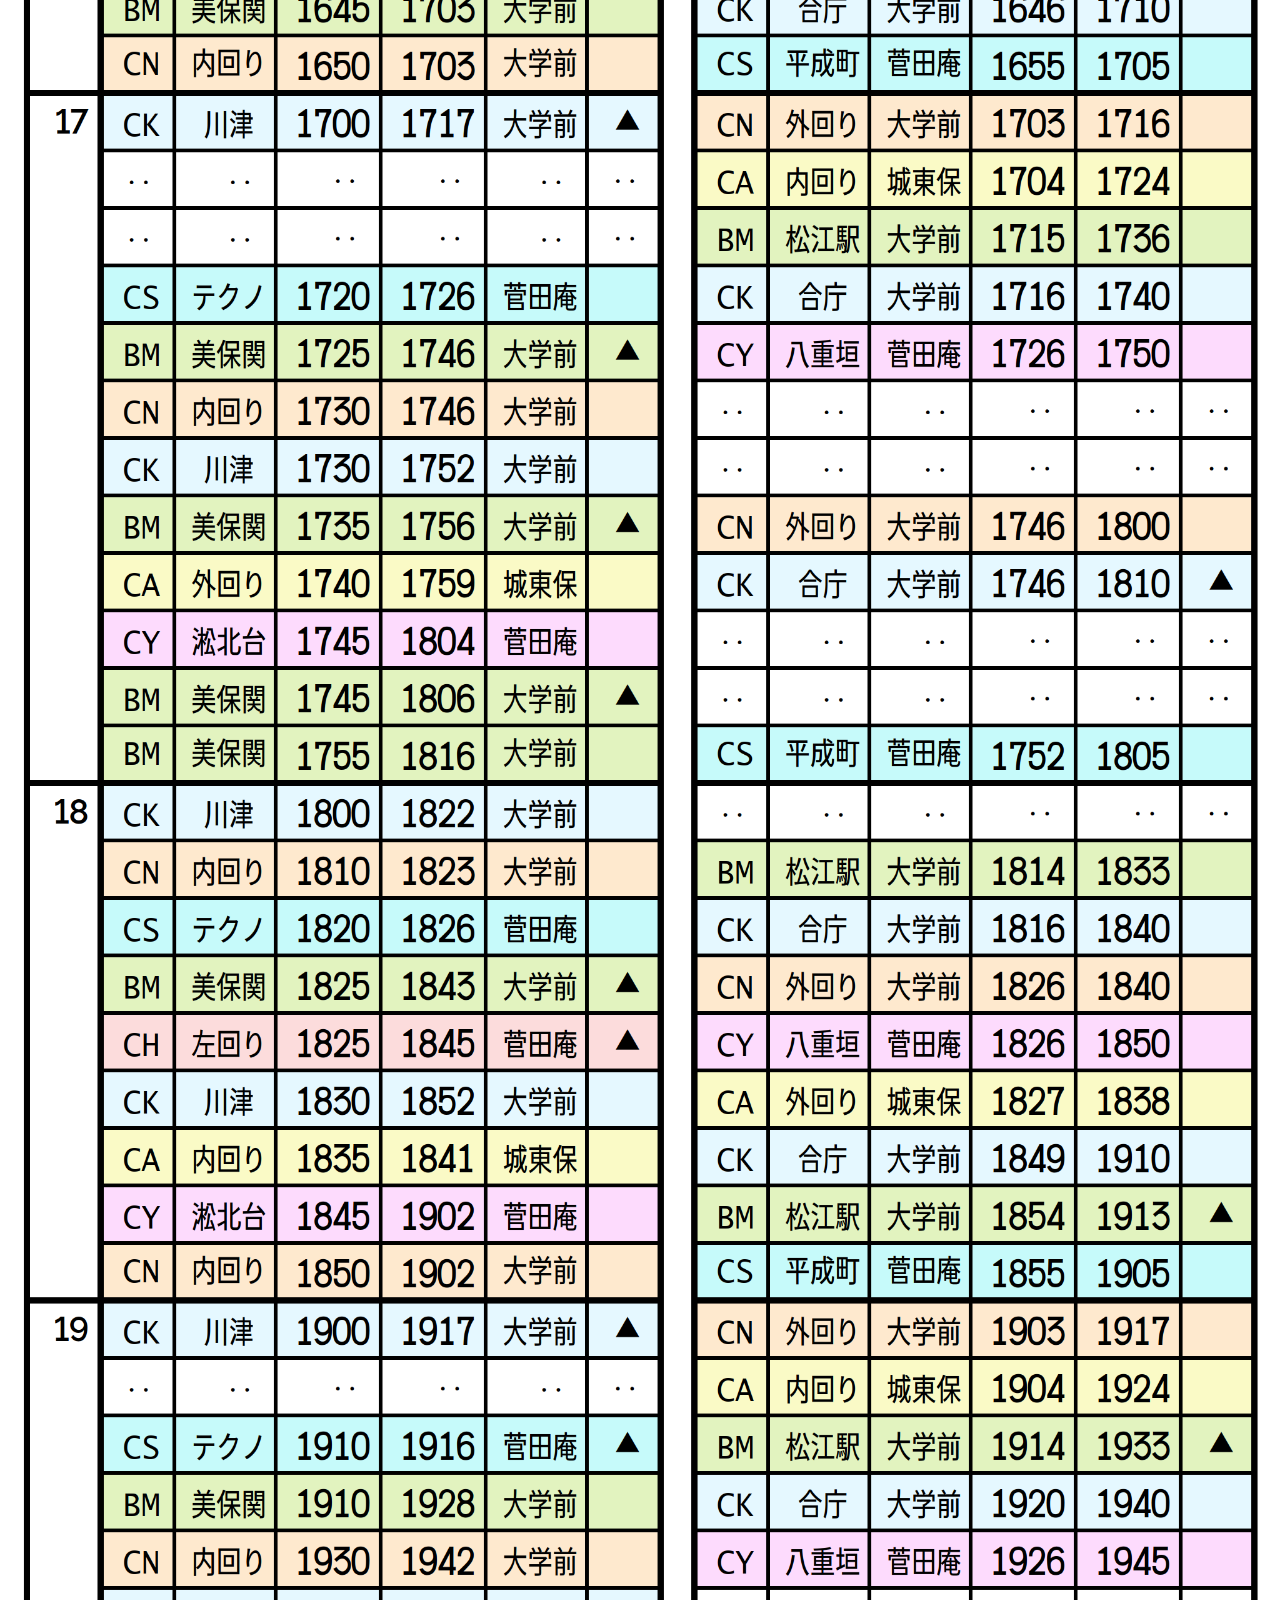
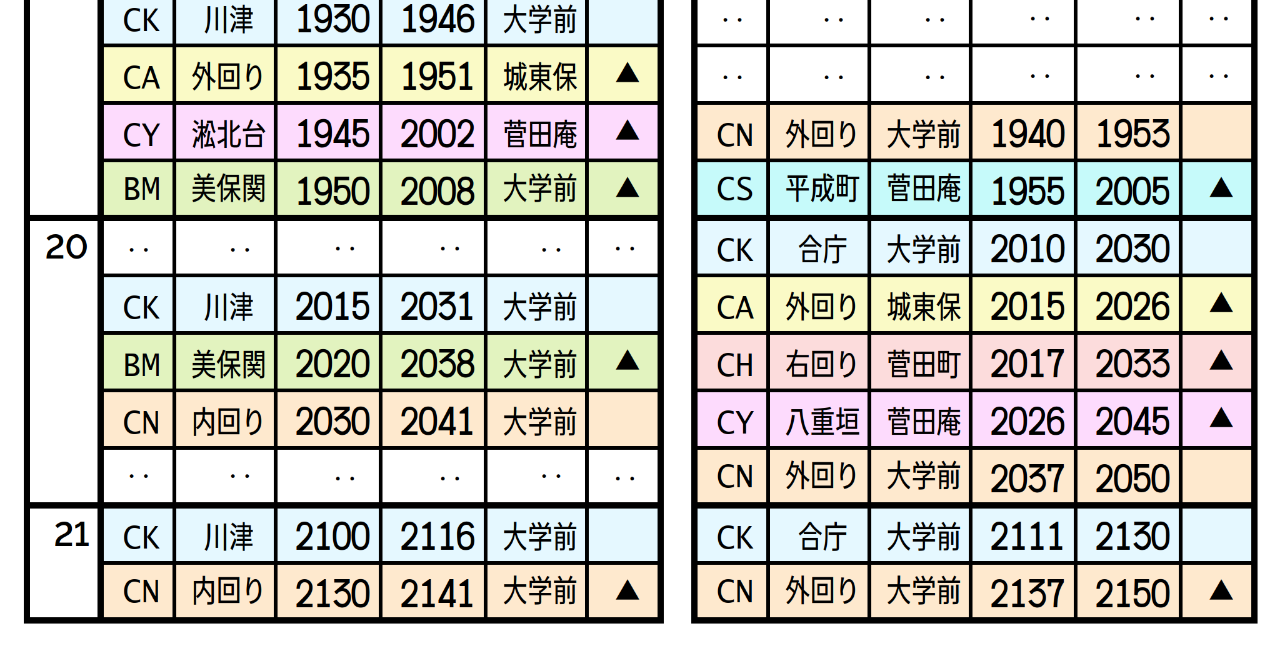
<file: univ/shimanavi/pages/ex1.html>
<!DOCTYPE html>
<html lang="ja">
<head>
    <link rel="stylesheet" href="../css/style.css">
<style>
html,body{
width:100%;
height:100%;
padding:0;
margin:0;
overscroll-behavior-y: none;
}
</style>
</head>
<body>
    <div class="relativepic">
        <img src="../images/timetable202410_n.png" width="100%">
        <img src="../images/timetable202410_nA.png" width="100%" class="absolutepic">
    </div>
</body>
</html>
</file>
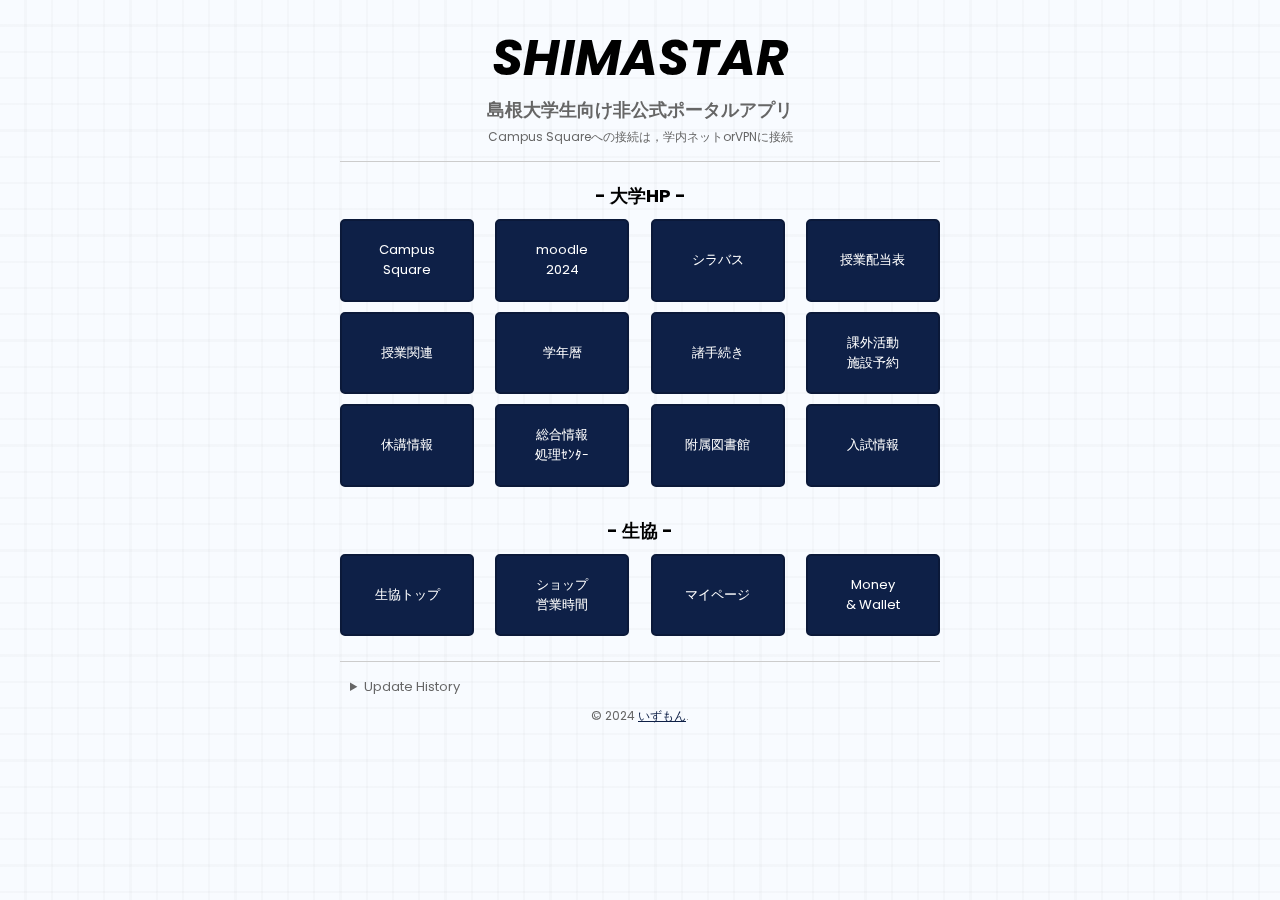
<file: univ/shimastar/pages/portal.html>
<!DOCTYPE html>
<html lang="ja">
<head>
    <link rel="stylesheet" href="../css/portalstyle.css">
    <link rel="preconnect" href="https://fonts.googleapis.com">
    <link rel="preconnect" href="https://fonts.gstatic.com" crossorigin>
    <link href="https://fonts.googleapis.com/css2?family=Kosugi&family=Poppins:ital,wght@0,400;1,700&display=swap" rel="stylesheet">
</head>
<body>
    <div class="bg_pattern Paper_v2"></div>
    <div class="container">
        <h1 class="title">SHIMASTAR</h1>
        <h2 class="subtitle">島根大学生向け非公式ポータルアプリ</h2>
        <div class="small">Campus Squareへの接続は，学内ネットorVPNに接続</div>
        <div class="button-group-divider"></div>
        <div class="button-group">
            <h2>- 大学HP -</h2>
            <div class="buttons">
                <a href="https://gkm2019-web1.shimane-u.ac.jp/" class="button" target="_blank" rel="noopener noreferrer">Campus<br>Square</a>
                <a href="https://moodle.cerd.shimane-u.ac.jp/moodle_2024/login/index.php" class="button" target="_blank" rel="noopener noreferrer">moodle<br>2024</a>
                <a href="https://www.shimane-u.ac.jp/education/school_info/lectures_data/" class="button" target="_blank" rel="noopener noreferrer">シラバス</a>
                <a href="https://www.shimane-u.ac.jp/education/school_info/class_data/" class="button" target="_blank" rel="noopener noreferrer">授業配当表</a>
                <a href="https://www.shimane-u.ac.jp/education/school_info/notice/" class="button" target="_blank" rel="noopener noreferrer">授業関連</a>
                <a href="https://www.shimane-u.ac.jp/education/academic_calender/calender/" class="button" target="_blank" rel="noopener noreferrer">学年暦</a>
                <a href="https://www.shimane-u.ac.jp/procedure/procedure/" class="button" target="_blank" rel="noopener noreferrer">諸手続き</a>
                <a href="https://www.shimane-u.ac.jp/campus-life/extra_curricular/extra_curri_facility/" class="button" target="_blank" rel="noopener noreferrer">課外活動<br>施設予約</a>
                <a href="https://www.shimane-u.ac.jp/education/school_info/no_lectures/" class="button" target="_blank" rel="noopener noreferrer">休講情報</a>
                <a href="https://www.g-ipc.shimane-u.ac.jp/" class="button" target="_blank" rel="noopener noreferrer">総合情報<br>処理ｾﾝﾀｰ</a>
                <a href="https://www.lib.shimane-u.ac.jp/" class="button" target="_blank" rel="noopener noreferrer">附属図書館</a>
                <a href="https://www.shimane-u.ac.jp/nyushi/" class="button" target="_blank" rel="noopener noreferrer">入試情報</a>
            </div>
        </div>
        <div class="button-group">
            <h2>- 生協 -</h2>
            <div class="buttons">
                <a href="https://www.shimadai.coop/" class="button" target="_blank" rel="noopener noreferrer">生協トップ</a>
                <a href="https://vsign.jp/shimane/maruco" class="button" target="_blank" rel="noopener noreferrer">ショップ<br>営業時間</a>
                <a href="https://vsign.jp/shimane/maruco/mypage" class="button" target="_blank" rel="noopener noreferrer">マイページ</a>
                <a href="https://vsign.jp/shimane/cnuser" class="button" target="_blank" rel="noopener noreferrer">Money<br>& Wallet</a>
            </div>
        </div>
        <div class="button-group-divider"></div>
        <details class="update">
            <summary>Update History</summary>
            <div class="updates">
            24/04/15　シラバス・教室配当表のリンクを追加<br>
            24/03/29　初版公開
            </div>
        </details>
        <div class="small">&copy; 2024 <a href="https://x.com/s_kaziko" target="_blank" rel="noopener noreferrer">いずもん</a>.</div>
    </div>
</body>
</html>
</file>
<file: css/topstyle.css>
@charset "utf-8";

html,body,#container {height: 100%;}
body {
	margin: 0px;
	padding: 0px;
	color: #ffffff;
    font-family: "Poppins", "Kosugi", "Helvetica Neue", "Helvetica", "Hiragino Sans", "Hiragino Kaku Gothic ProN", "Meiryo", sans-serif;
	font-size: 16px;
	line-height: 2;
	background: #000000;
	-webkit-text-size-adjust: none;
}
h1,h2,h3,h4,h5,p,ul,ol,li,dl,dt,dd,form,figure,form {margin: 0px;padding: 0px;font-size: 100%;font-weight: normal;}
h4 {text-align: center;}
ul {list-style-type: none;}
ol {padding-left: 40px;padding-bottom: 15px;}
img {border: none;max-width: 100%;height: auto;vertical-align: middle;}
table {border-collapse:collapse;font-size: 100%;border-spacing: 0;}
iframe {width: 100%;}

a {color: #bbbbbb;transition: 0.4s;}
a:hover {color: #a5880b;text-decoration: none;}

#contents {
	overflow: hidden;margin: 0 auto;
	max-width: 850px;
	padding: 40px 3%;
}

#contents h2 {
	clear: both;
	margin-bottom: 20px;
	text-align: center;
	font-size: 40px;
	letter-spacing: 0.05em;
	line-height: 1.4;
	color: #ffffff;
}

#contents h2 span {
	display: block;
	font-size: 13px;
}

#contents p {
	padding: 0px 5% 20px;
}

#contents h2 + p,
#contents h3 + p,
#contents h2 + ul.disc,
#contents h3 + ul.disc {
	margin-top: -10px;
}
#contents section + section {
	padding-top: 40px;
}

h3 {
	font-size: 26px;
	text-align: center;
	line-height: 1.4;
	margin: 40px;
}

h3 a {
	color: #fff;
}

.h4left {
	text-align: left;
	margin-bottom: 10px;
	line-height: 1.4;
	padding: 0px 5% 20px;
}

h5 {
	font-size: 13px;
	text-align: center;
	margin-bottom: 10px;
	line-height: 1.4;
}

.h5left {
	font-size: 13px;
	text-align: left;
	margin-bottom: 10px;
	line-height: 1.4;
	padding: 0px 5% 20px;
}

#contents .menu2 {
	margin: 0 10px 10px;
	line-height: 1.5;
	font-size: 26px;
	text-shadow: 1px 1px #000;
}
#contents .menu2 a {
	display: block;text-decoration: none;
	padding: 15px 25px;
	background: rgba(0,0,0,0.4);
	color: #fff;
	border: 5px solid rgba(0,0,0,0.2);
}

#contents .menu2 a:hover {
	background: transparent;
}

#contents .menu2 p {
	padding: 0px;
}

#contents .menu2 p span {
	display: block;
	font-size: 13px;
	letter-spacing: 0.05em;
}

#contents .m20 {
	background: url(../images/top.png) no-repeat center center / cover;
}
#contents .m21 {
	background: url(../images/sm.png) no-repeat center center / cover;
}
#contents .m22 {
	background: url(../images/st.png) no-repeat center center / cover;
}
#contents .m23 {
	background: url(../images/gs.jpg) no-repeat center center / cover;
}
#contents .m24 {
	background: url(../images/ts.png) no-repeat center center / cover;
}
#contents .m25 {
	background: url(../images/pe.png) no-repeat center center / cover;
}


footer {clear: both;text-align: center;font-size: 13px;padding-bottom: 10px;}
footer a {text-decoration: none;}


@media screen and (max-width:480px){

body {
	font-size: 12px;
	font-size: 2.93vw;
}

#contents h2 {
	font-size: 24px;
	letter-spacing: normal;
}
}


/** schedule **/
#schedule {
  width: 500px;
  max-width: 100%;
  margin: 0 auto;
  font-size: 16px;
}
/* タブ */
.tab_class {
  width: 70px;
  height: 20px;
  line-height: 20px;
  text-align: center;
  display: block;
  float: left;
  transition: all 0.2s ease;
  margin: 20px 4px 10px 2px;
	padding: 10px;/*内側余白*/
	border-top:solid 5px #f7b100;/*線の種類・太さ・色*/
	background-color:#222222;/*背景色*/
	box-shadow:3px 1px 4px rgba(255, 255, 255, 0.2);/*ボックス影*/
}
.tab_class:hover {
  opacity: 0.75;
}
/* ラジオボタンを非表示に */
input[name="tab_name"] {
  display: none;
}
/* 内容部分 */
.content_class {
  display: none;
  clear: both;     /* floatを解除 */
  overflow: hidden;
}

/* 選択されたタブ */
.area input:checked + .tab_class {
  color: gray;
}
/* 選択されたタブの内容のみを表示 */
#tab1:checked ~ #content1_class,
#tab2:checked ~ #content2_class{
  display: block;
}

#calendar{
  font-size: 0.8em;
}
</file>
<file: univ/shimanavi/css/style.css>
@font-face {
  font-family: 'mgen';
  src: url('../fonts/mgen.woff') format('woff'),
       url('../fonts/mgen.ttf') format('truetype');
}
html,body{
 width:100%;
 height:100%;
 padding:0;
 margin:0;
 font-family: 'mgen', "Helvetica Neue", "Helvetica", "Hiragino Sans", "Hiragino Kaku Gothic ProN", "Meiryo", sans-serif;
 overscroll-behavior-y: none;
 }
iframe{
 width:100%;
 height:100%;
 padding:0;
 margin:0;
 border:0;
 }
iframe#ifr{
 width:100%;
 height:110%;
 padding:0;
 margin-top:-55px;
 border:0;
 }
iframe#ifr1{
 width:100%;
 height:110%;
 padding:0;
 margin-top:-55px;
 border:0;
 }
iframe#ifr2{
 width:100%;
 height:108%;
 padding:0;
 margin-top:-45px;
 border:0;
 }
iframe#ifr3{
 width:100%;
 height:110%;
 padding:0;
 margin-top:-45px;
 border:0;
 }
button {
  /* ブラウザ特有のスタイルを無効に */
  -moz-appearance: none;
  -webkit-appearance: none;
  appearance: none;

  /* 整える */
  width: 60px;
  height: 30px;
  margin: 1em 0; /* 前後の隙間 */
  padding: 0.6em 1em; /* 塗りの余白 */
  font-size: 0.1em; /* フォントサイズ */
  background-color: #ffffff00; /* 背景色 */
  color: rgb(0, 0, 0); /* テキストカラー */
  cursor: pointer; /* カーソルを指マークに */
  border-radius: 3px; /* 角の丸み */
  border: 0; /* 枠線を消す */
  transition: 0.3s; /* ホバーの変化を滑らかに */
}
input#i1 {
  height: 35px;
  margin: 0.8em 0; /* 前後の隙間 */
  padding: 0.3em 1em; /* 塗りの余白 */
  font-size: 1em; /* フォントサイズ */
  font-family: inherit;
  background-color: #ffffff00; /* 背景色 */
  color: rgb(255, 255, 255); /* テキストカラー */
  border-color: #ffffff;
}
input {
  height: 25px;
  margin: 0.1em 0; /* 前後の隙間 */
  padding: 0.3em 1em; /* 塗りの余白 */
  font-size: 0.8em; /* フォントサイズ */
  font-family: inherit;
  background-color: #ffffff00; /* 背景色 */
  color: rgb(255, 255, 255); /* テキストカラー */
  border-color: #ffffff;
}
/* 横並びに配置するためのスタイル */
.form-group {
  display: flex;
  align-items: center;
}
#confirmation {
  display: none;
  position: fixed;
  top: 50%;
  left: 50%;
  transform: translate(-50%, -50%);
  background-color: white;
  padding: 20px;
  border: 3px solid #435e91;
}
input#s1 {
  height: 35px;
  margin: 0.8em 0; /* 前後の隙間 */
  padding: 0.3em 1em; /* 塗りの余白 */
  font-size: 1em; /* フォントサイズ */
  font-family: inherit;
  background-color: #ffffff; /* 背景色 */
  color: rgb(0, 0, 0); /* テキストカラー */
  border-color: #ffffff;
}

.relativepic {
  position: relative;
/*  height: 100%; */
  overflow: auto;
   /* IE, Edge 対応 */
  -ms-overflow-style: none;
  /* Firefox 対応 */
  scrollbar-width: none;
}
/* Chrome, Safari 対応 */
.relativepic::-webkit-scrollbar {
  display:none;
}
.absolutepic {
  position: fixed;
  top: 0px;
  left: 0px;
}

.notification-bar {
  position: relative;
  top: 0;
  width: 100%;
  background-color: #f1c40f;
  color: #000;
  text-align: center;
  padding: 10px;
  box-shadow: 0 2px 5px rgba(0, 0, 0, 0.5);
  z-index: 10;
  font-size: 0.9em;
}
.notification-bar label {
  display: inline-block;
  margin-right: 10px;
}
.notification-bar button {
  background-color: #e74c3c;
  color: white;
  padding: 5px;
  width: 60px;
  height: 30px;
  margin: 0.1em 0;
  font-size: 1em;
  font-family: "Kosugi"
}
.notification-bar button:hover {
  background-color: #9e2a1d;
}
</file>
<file: univ/shimanavi/css/icons.css>
/* Material Icons Font (for MD theme) */
@font-face {
  font-family: 'Material Icons';
  font-style: normal;
  font-weight: 400;
  src: url(../fonts/MaterialIcons-Regular.eot);
  src: local('Material Icons'),
       local('MaterialIcons-Regular'),
       url(../fonts/MaterialIcons-Regular.woff2) format('woff2'),
       url(../fonts/MaterialIcons-Regular.woff) format('woff'),
       url(../fonts/MaterialIcons-Regular.ttf) format('truetype');
}
.material-icons {
  font-family: 'Material Icons';
  font-weight: normal;
  font-style: normal;
  font-size: 24px;
  display: inline-block;
  line-height: 1;
  text-transform: none;
  letter-spacing: normal;
  word-wrap: normal;
  white-space: nowrap;
  direction: ltr;
  -webkit-font-smoothing: antialiased;
  text-rendering: optimizeLegibility;
  -moz-osx-font-smoothing: grayscale;
  font-feature-settings: 'liga';
}

/* Framework7 Icons Font (for iOS theme) */
@font-face {
  font-family: 'Framework7 Icons';
  font-style: normal;
  font-weight: 400;
  src: url("../fonts/Framework7Icons-Regular.eot");
  src: url("../fonts/Framework7Icons-Regular.woff2") format("woff2"),
       url("../fonts/Framework7Icons-Regular.woff") format("woff"),
       url("../fonts/Framework7Icons-Regular.ttf") format("truetype");
}
.f7-icons {
  font-family: 'Framework7 Icons';
  font-weight: normal;
  font-style: normal;
  font-size: 28px;
  line-height: 1;
  letter-spacing: normal;
  text-transform: none;
  display: inline-block;
  white-space: nowrap;
  word-wrap: normal;
  direction: ltr;
  -webkit-font-smoothing: antialiased;
  text-rendering: optimizeLegibility;
  -moz-osx-font-smoothing: grayscale;
  -webkit-font-feature-settings: "liga";
  -moz-font-feature-settings: "liga=1";
  -moz-font-feature-settings: "liga";
  font-feature-settings: "liga";
  text-align: center;
}
</file>
<file: univ/shimanavi/css/app.css>
/* Your app custom styles here */
</file>
<file: univ/shimanavi/components/loader.css>
/**
 * This is an auto-generated code by Monaca JS/CSS Components.
 * Please do not edit by hand.
 */

/*** <GENERATED> ***/
</file>
<file: univ/shimastar/css/style.css>
body {
  font-family: "Poppins", "Kosugi", sans-serif;
  font-weight: 400;
  font-style: normal;
  margin: 0;
  padding: 0;
}
html,body{
 width:100%;
 height:100%;
 padding:0;
 margin:0;
 font-family: "Poppins", "Kosugi", "Helvetica Neue", "Helvetica", "Hiragino Sans", "Hiragino Kaku Gothic ProN", "Meiryo", sans-serif;
 overscroll-behavior-y: none;
}

iframe{
 width:100%;
 height:100%;
 padding:0;
 margin:0;
 border:0;
 }
iframe#ifr{
 width:100%;
 height:100%;
 padding:0;
 margin-top:0px;
 border:0;
 }
iframe#ifr1{
 width:100%;
 height:100%;
 padding:0;
 margin-top:0px;
 border:0;
 }
iframe#ifr2{
 width:100%;
 height:100%;
 padding:0;
 margin-top:0px;
 border:0;
 }
iframe#ifr3{
 width:100%;
 height:100%;
 padding:0;
 margin-top:0px;
 border:0;
 }
iframe#ifr4{
width:100%;
height:100%;
padding:0;
margin-top:0px;
border:0;
}
iframe#ifr5{
  width:100%;
  height:100%;
  padding:0;
  margin-top:0px;
  border:0;
  }
iframe#ifr6{
  width:100%;
  height:120%;
  padding:0;
  margin-top:-130px;
  border:0;
  }
button {
  /* ブラウザ特有のスタイルを無効に */
  -moz-appearance: none;
  -webkit-appearance: none;
  appearance: none;

  /* 整える */
  width: 60px;
  height: 30px;
  margin: 1em 0; /* 前後の隙間 */
  padding: 0.6em 1em; /* 塗りの余白 */
  font-size: 0.1em; /* フォントサイズ */
  background-color: #ffffff00; /* 背景色 */
  color: rgb(0, 0, 0); /* テキストカラー */
  cursor: pointer; /* カーソルを指マークに */
  border-radius: 3px; /* 角の丸み */
  border: 0; /* 枠線を消す */
  transition: 0.3s; /* ホバーの変化を滑らかに */
}

.notification-bar {
  position: relative;
  top: 0;
  width: 100%;
  background-color: #f1c40f;
  color: #000;
  text-align: center;
  padding: 10px;
  box-shadow: 0 2px 5px rgba(0, 0, 0, 0.5);
  z-index: 10;
  font-size: 0.9em;
}
.notification-bar label {
  display: inline-block;
  margin-right: 10px;
}
.notification-bar button {
  background-color: #e74c3c;
  color: white;
  padding: 5px;
  width: 60px;
  height: 30px;
  margin: 0.1em 0;
  font-size: 1em;
  font-family: "Kosugi"
}
.notification-bar button:hover {
  background-color: #9e2a1d;
}
</file>
<file: univ/shimastar/components/loader.css>
/**
 * This is an auto-generated code by Monaca JS/CSS Components.
 * Please do not edit by hand.
 */

/*** <GENERATED> ***/
</file>
<file: univ/shimastar/css/portalstyle.css>
body {
  font-family: "Poppins", "Kosugi", sans-serif;
  font-weight: 400;
  font-style: normal;
  margin: 0;
  padding: 0;
}
.update {
  color: #666;
  font-size: 13px;
  margin-bottom: 10px;
  padding-left: 10px;
}
.updates {
  font-family: "Kosugi", sans-serif;
  font-weight: 400;
  font-style: normal;
  margin-bottom: 15px;
  padding-left: 20px;
  line-height: 1.3;
}
details[open] .updates {
  animation: fadeIn 0.5s ease-in-out;
}
@keyframes fadeIn {
  0% {
    opacity: 0;
    transform: translateX(+100px);
  }
  100% {
    opacity: 1;
    transform: none;
  }
}
.container {
  max-width: 600px;
  margin: 0 auto;
  padding: 20px;
}
.title {
  font-family: "Poppins", sans-serif;
  font-weight: 700;
  font-style: italic;
  text-align: center;
  font-size: 50px;
  margin: 0;
}
.subtitle {
  text-align: center;
  color: #666;
  font-size: 18px;
  margin-top: 0px;
  margin-bottom: 5px;
}
.small {
  text-align: center;
  color: #666;
  font-size: 12px;
}
.button-group-divider {
  border-top: 1px solid #ccc;
  margin-top: 15px;
  margin-bottom: 15px;
}
.button-group {
  margin-top: 20px;
}
.button-group h2 {
  text-align: center;
  font-size: 18px;
  margin-top: 5px;
  margin-bottom: 10px;
}
.buttons {
  display: flex;
  flex-wrap: wrap;
  justify-content: space-between;
}
.button {
  width: 20%; /* 幅を設定 */
  aspect-ratio: 7/4;
  margin-bottom: 10px;
  text-align: center;
  background-color: #0e2047;
  color: #ffffff;
  font-size: 13px;
  border: 2px solid #0b1939;
  border-radius: 5px;
  padding: 5px;
  cursor: pointer;
  transition: background-color 0.3s ease, color 0.3s ease;
  text-decoration: none;
  display: flex;
  justify-content: center;
  align-items: center;
}
.button:hover {
  background-color: #2b63dd;
  color: #fff;
}
a {
  color: #0e2047;
}

.bg_pattern {
  position: fixed;
  top: 0;
  left: 0;
  width: 100vw;
  height: 100vh;
  background-color: #f8fbff;
  z-index: -1;
}
.Paper_v2 {
  background-image:
    repeating-linear-gradient(to bottom,
      transparent 25px,
      rgba(0, 0, 0, 0.04) 26px,  rgba(0, 0, 0, 0.04) 26px,
      transparent 27px,  transparent 51px, 
      rgba(0, 0, 0, 0.04) 52px,  rgba(0, 0, 0, 0.04) 52px,
      transparent 53px,  transparent 77px, 
      rgba(0, 0, 0, 0.04) 78px,  rgba(0, 0, 0, 0.04) 78px,
      transparent 79px,  transparent 103px, 
      rgba(0, 0, 0, 0.04) 104px,  rgba(0, 0, 0, 0.04) 104px,
      transparent 105px,  transparent 129px, 
      rgba(0, 0, 0, 0.04) 130px,  rgba(0, 0, 0, 0.04) 130px),

    repeating-linear-gradient(to right,
      transparent 25px,
      rgba(0, 0, 0, 0.04) 26px,  rgba(0, 0, 0, 0.04) 26px,
      transparent 27px,  transparent 51px, 
      rgba(0, 0, 0, 0.04) 52px,  rgba(0, 0, 0, 0.04) 52px,
      transparent 53px,  transparent 77px, 
      rgba(0, 0, 0, 0.04) 78px,  rgba(0, 0, 0, 0.04) 78px,
      transparent 79px,  transparent 103px, 
      rgba(0, 0, 0, 0.04) 104px,  rgba(0, 0, 0, 0.04) 104px,
      transparent 105px,  transparent 129px, 
      rgba(0, 0, 0, 0.04) 130px,  rgba(0, 0, 0, 0.04) 130px);
}
</file>
